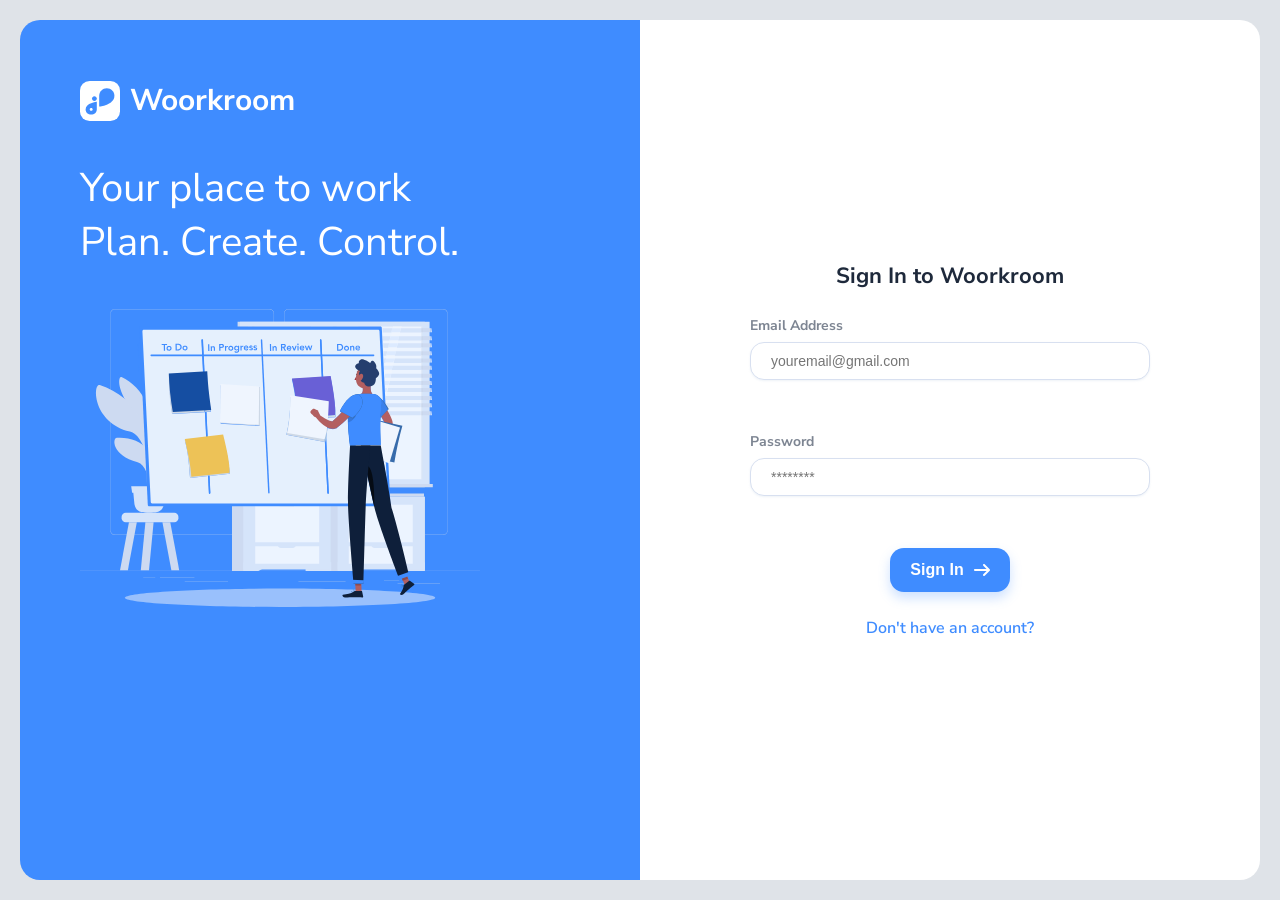
<file: login.html>
<!doctype html>
<html lang="en">
    <head>
        <link rel="stylesheet" href="./assets/css/index.css" />
        <link rel="stylesheet" href="./pages/login/login.css" />
        <link rel="stylesheet" href="./components/Input/input.css" />
        <link rel="stylesheet" href="./components/Button/button.css" />
    </head>
    <body>
        <div class="auth-wrapper">
            <div class="auth-banner">
                <div class="auth-banner-content-signin">
                    <a href="#"><img src="./assets/images/Logo-white.svg" alt="" />Woorkroom</a>
                    <p>
                        Your place to work <br />
                        Plan. Create. Control.
                    </p>
                    <img class="auth-banner-img" src="./assets/images/auth-banner-img.svg" alt="" />
                </div>

                <div class="auth-banner-content-signup hidden">
                    <a href="#"><img src="./assets/images/Logo-white.svg" alt="" />Woorkroom</a>
                </div>
            </div>

            <div class="auth-form-section">
                <div class="auth-form-container" id="auth-container"></div>
            </div>
        </div>
        <script type="module" src="./assets/js/login.js"></script>
    </body>
</html>
</file>
<file: assets/css/index.css>
@import url("global.css");
@import url("variables.css");
@import url("../../components/component.css");
@import url("../../pages/pages.css");

.custom-select {
    position: relative;
    width: max-content;
    font-family: sans-serif;
    cursor: pointer;
}

.selected {
    display: flex;
    align-items: center;
    justify-content: center;
    padding: 10px;
    background-color: var(--white);
    border-radius: 14px;
    cursor: pointer;
    font-weight: 700;
    font-size: 20px;
    border: none;
    transition: 0.3s ease;
    gap: 10px;
}

.selected img {
    width: 100%;
    height: 20px;
    object-fit: cover;
}

.options {
    position: absolute;
    top: 100%;
    right: 0;
    width: 150%;
    background: white;
    border: 1px solid #ccc;
    border-radius: 6px;
    list-style: none;
    padding: 0;
    margin: 5px 0 0 0;
    display: none;
    z-index: 10;
}

.options li {
    display: flex;
    align-items: center;
    justify-content: center;
    gap: 8px;
    padding: 8px;
    border-radius: 6px;
}

.options li:hover {
    background: #f0f0f0;
}

.options img {
    width: 20px;
    height: 20px;
    object-fit: cover;
}
</file>
<file: pages/login/login.css>
.auth-wrapper {
    display: flex;
    width: 100%;
    height: 100vh;
    overflow: hidden;
    padding: 20px;
    border-radius: 20px;
    gap: 0;
    transition: all var(--transition-slow);
}

/* Chap tomon (Banner) */
.auth-banner {
    width: 50%;
    background-color: var(--primary-blue);
    display: flex;
    flex-direction: column;
    padding: 60px;
    color: white;
    border-radius: 20px 0 0 20px;
    transition: all var(--transition-slow);
}

.auth-banner a {
    text-decoration: none;
    display: flex;
    align-items: center;
    gap: 10px;
    color: var(--white);
    font-weight: 700;
    font-size: 30px;
}

.auth-banner a img {
    width: 40px;
    height: 40px;
}

.auth-banner p {
    font-size: 700;
    font-size: 40px;
    margin-top: 40px;
}

.auth-banner .auth-banner-img {
    width: 80%;
    height: auto;
    margin-top: 40px;
}

.auth-banner-content-signin,
.auth-banner-content-signup {
    transition:
        opacity 0.4s ease,
        transform 0.8s ease;
    opacity: 1;
}

/* O'ng tomon (Forma) */
.auth-form-section {
    width: 50%;
    background-color: var(--white);
    display: flex;
    justify-content: center;
    align-items: center;
    border-radius: 0 20px 20px 0;
    transition: all var(--transition-slow);
    padding: 16px;
}

.auth-form-container {
    max-width: 400px;
    height: max-content;
    display: flex;
    flex-direction: column;
    gap: 20px;
}

.auth-form-container form {
    width: 100%;
    height: 100%;
    display: flex;
    flex-direction: column;
    gap: 25px;
}

.auth-form-container h2 {
    font-size: 22px;
    font-weight: 700;
    color: var(--text-main);
    text-align: center;
}

.auth-form-container .input-group {
    display: flex;
    flex-direction: column;
    gap: 7px;
}

.auth-form-container .input-group label {
    font-size: 14px;
    font-weight: 700;
    color: var(--text-gray);
}

.auth-form-container a {
    text-decoration: none;
    color: var(--primary-blue);
    font-size: 16px;
    font-weight: 600;
    text-align: center;
    cursor: pointer;
}

.auth-form-container button {
    align-self: center;
}

/* SignUp rejimiga o'tganda */
.auth-wrapper.signup-mode {
    gap: 20px;
}

.auth-wrapper.signup-mode .auth-banner {
    width: 30%;
    border-radius: 20px;
}
.auth-wrapper.signup-mode .auth-form-section {
    width: 70%;
    border-radius: 20px;
}

.hidden {
    display: none;
    opacity: 0;
}

/* inputdan error xabar chiqishi stili  */
.error-message {
    color: #ff4d4d;
    font-size: 12px;
    margin-top: 5px;
    height: 15px;
    opacity: 0;
}

/* Xato bo'lganda inputning cheti qizil bo'lishi */
.input.error-border {
    border: 1px solid #ff4d4d !important;
}

/* Blur va Fade animatsiyasi */
#auth-container {
    width: 100%;
    max-width: 400px;
    transition:
        opacity 0.4s ease,
        filter 0.4s ease;
}

.blur_animation {
    opacity: 0;
    filter: blur(15px);
    transition: all 0.4s ease;
}
</file>
<file: components/Input/input.css>
.input {
    width: 100%;
    padding: 10px 45px 10px 20px;
    border-radius: 14px;
    border: 1px solid var(--input-border);
    background-color: var(--white);
    color: var(--text-dark);
    outline: none;
    font-weight: 400;
    font-size: 14px;
    box-shadow: 0px 1px 2px 0px #b8c8e039;
    transition: all 0.3s ease;
}

.input:focus {
    border: 1px solid var(--primary-blue);
    outline: 5px solid #e8f2ff;
}
</file>
<file: components/Button/button.css>
.btn {
    display: flex;
    align-items: center;
    gap: 10px;
    padding: 13px 20px;
    border-radius: 14px;
    border: none;
    background-color: var(--primary-blue);
    color: var(--white);
    font-weight: 700;
    font-size: 16px;
    cursor: pointer;
    box-shadow: 0px 6px 12px 0px #3f8cff43;
    transition: all 0.2s ease-in-out;

    &:hover {
        opacity: 0.9;
        scale: 1.05;
    }

    &:active {
        scale: 0.95;
    }
}
</file>
